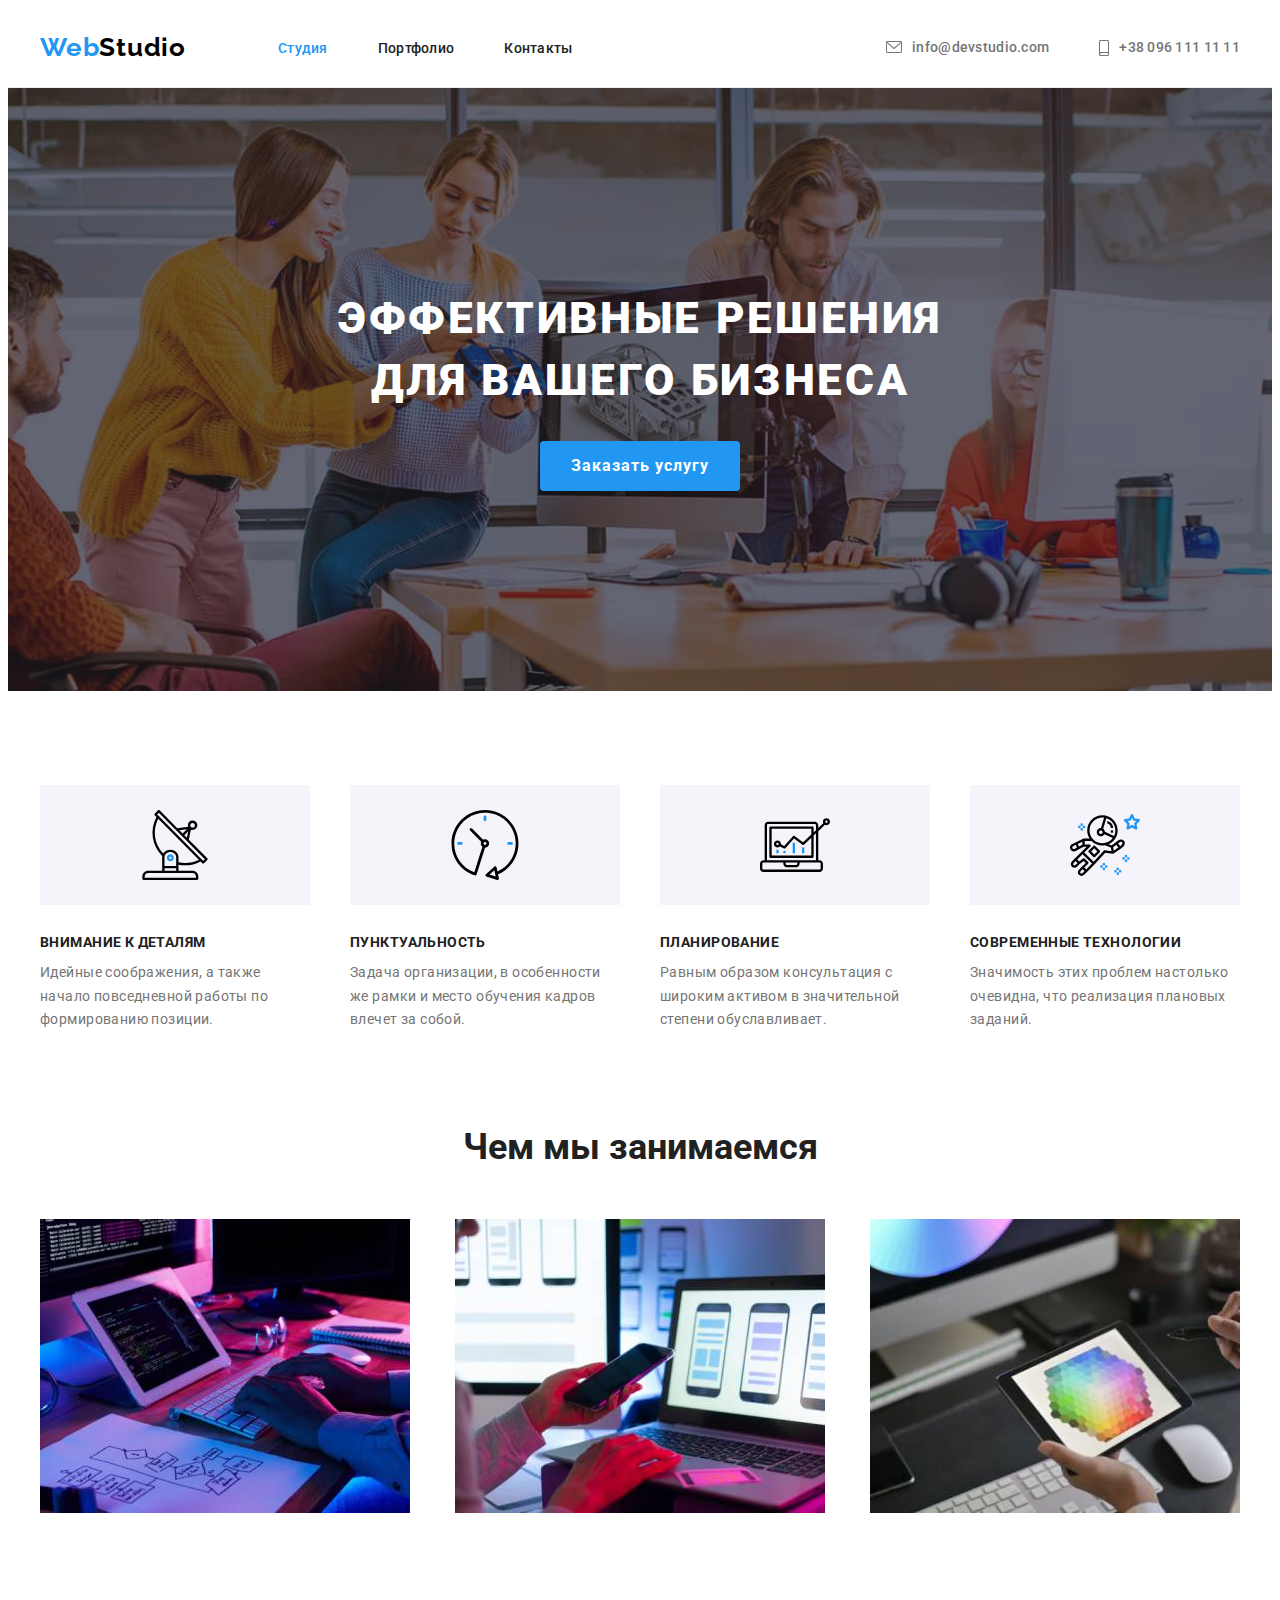
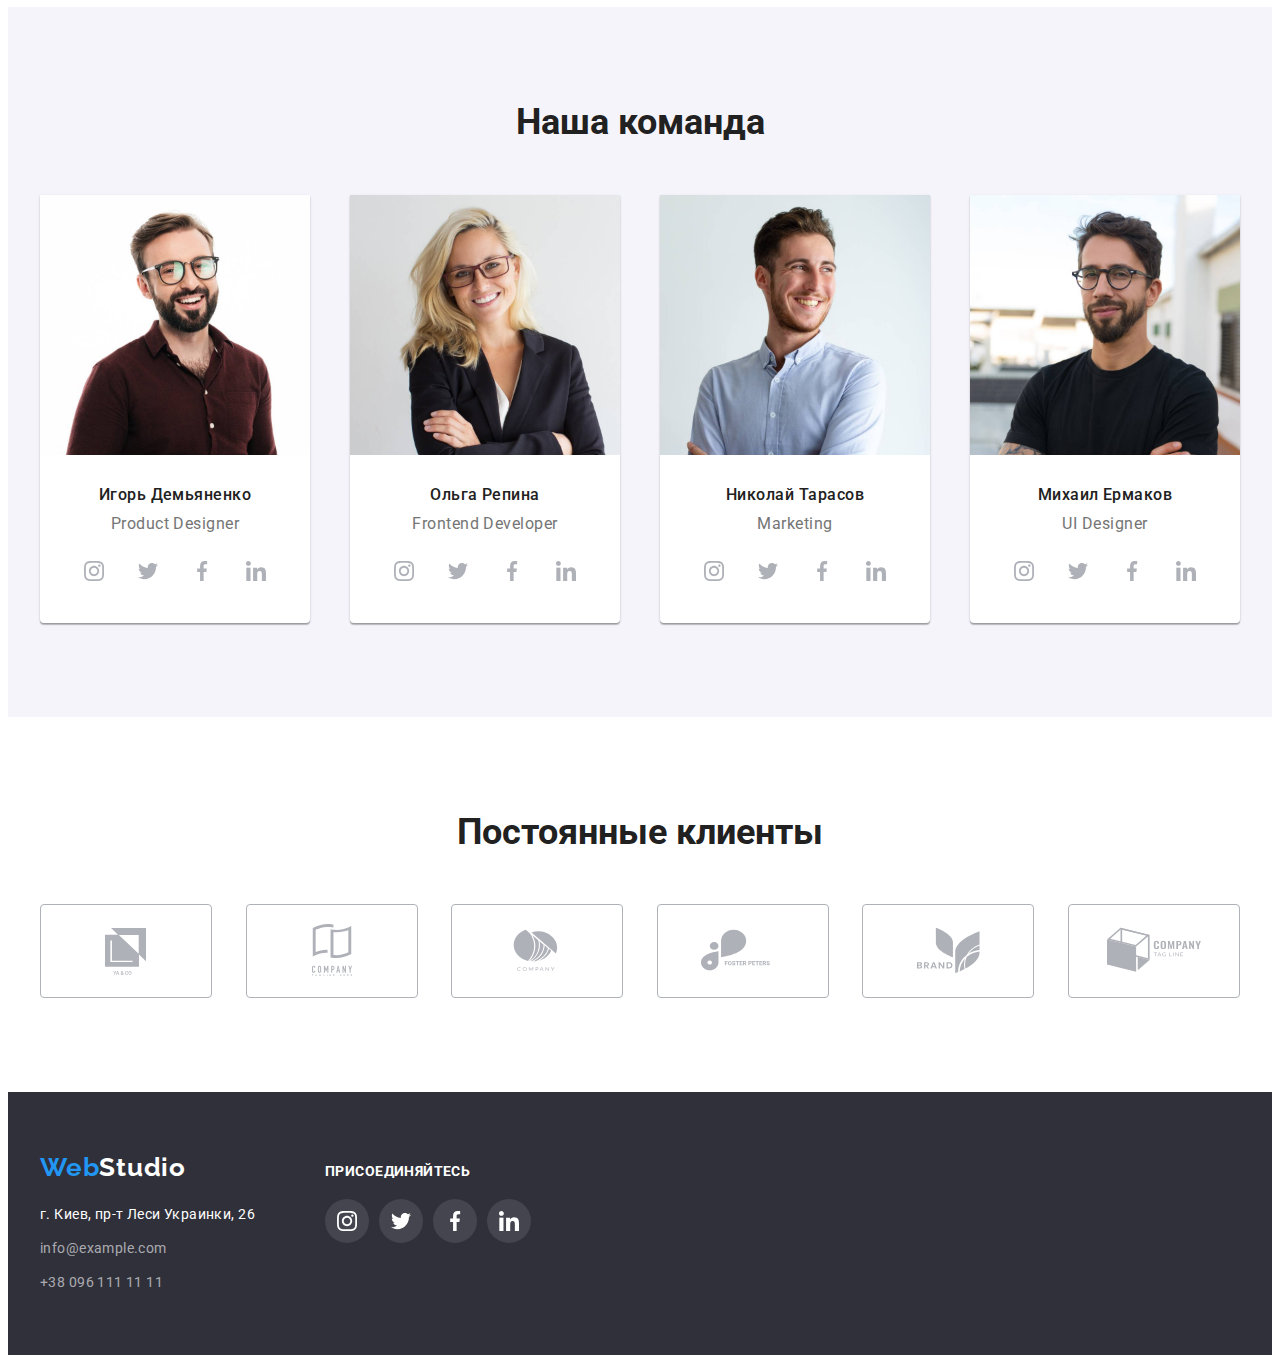
<file: index.html>
<!DOCTYPE html>
<html lang="ru">
  <head>
    <meta charset="UTF-8" />
    <meta http-equiv="X-UA-Compatible" content="IE=edge" />
    <meta name="viewport" content="width=device-width, initial-scale=1.0" />
    <title>HomeWork4</title>
    <link
      href="https://fonts.googleapis.com/css2?family=Raleway:wght@700&family=Roboto:wght@400;500;700;900&display=swap"
      rel="stylesheet"
    />
    <link
      rel="stylesheet"
      href="https://cdnjs.cloudflare.com/ajax/libs/modern-normalize/1.1.0/modern-normalize.min.css"
      integrity="sha512-wpPYUAdjBVSE4KJnH1VR1HeZfpl1ub8YT/NKx4PuQ5NmX2tKuGu6U/JRp5y+Y8XG2tV+wKQpNHVUX03MfMFn9Q=="
      crossorigin="anonymous"
      referrerpolicy="no-referrer"
    />
    <link rel="stylesheet" href="./css/style.css" />
  </head>
  <body>
    <!-- Шапка сайта -->
    <header class="main-header">
      <div class="container header-flex">
        <nav class="page-nav">
          <a href="./index.html" class="logo link"><span class="accent-logo">Web</span>Studio</a>
          <ul class="main-list list">
            <li class="main-list-item">
              <a href="./index.html" class="nav-link link current">Студия</a>
            </li>
            <li class="main-list-item">
              <a href="./portfolio.html" class="nav-link link">Портфолио</a>
            </li>
            <li class="main-list-item">
              <a href="#" class="nav-link link">Контакты</a>
            </li>
          </ul>
        </nav>
        <ul class="list flex-list">
          <li class="list-contact">
            <a href="mailto:info@devstudio.com" class="nav-link link contact" aria-label="envelope">
              <svg class="contact-image" width="16" height="12">
                <use href="./images/svg/icon.svg#envelope"></use>
              </svg>
              info@devstudio.com</a
            >
          </li>
          <li class="list-contact">
            <a href="tel:+380961111111" class="nav-link link contact" aria-label="smartphone">
              <svg class="contact-image" width="10" height="16">
                <use href="./images/svg/icon.svg#smartphone"></use>
              </svg>
              +38 096 111 11 11</a
            >
          </li>
        </ul>
      </div>
    </header>
    <!--  -->
    <main>
      <!-- Секция заказа услуг -->
      <section class="order">
        <div class="container">
          <h1 class="order-title">Эффективные решения для вашего бизнеса</h1>
          <button type="button" class="order-button">Заказать услугу</button>
        </div>
      </section>
      <!--  -->
      <!-- Секция преимущества -->
      <section class="section">
        <div class="container">
          <!-- будет скрыт Н2 -->
          <h2 class="section-title visually-hidden">Наши преимущества</h2>
          <ul class="section-list list">
            <li class="section-item">
              <div class="section-benefits">
                <svg width="70" height="70">
                  <use href="./images/svg/icon.svg#image-1"></use>
                </svg>
              </div>
              <h3 class="section-subtitle">Внимание к деталям</h3>
              <p class="section-paragraph">
                Идейные соображения, а также начало повседневной работы по формированию позиции.
              </p>
            </li>

            <li class="section-item">
              <div class="section-benefits">
                <svg width="70" height="70">
                  <use href="./images/svg/icon.svg#image-2"></use>
                </svg>
              </div>
              <h3 class="section-subtitle">Пунктуальность</h3>
              <p class="section-paragraph">
                Задача организации, в особенности же рамки и место обучения кадров влечет за собой.
              </p>
            </li>

            <li class="section-item">
              <div class="section-benefits">
                <svg width="70" height="70">
                  <use href="./images/svg/icon.svg#image-3"></use>
                </svg>
              </div>
              <h3 class="section-subtitle">Планирование</h3>
              <p class="section-paragraph">
                Равным образом консультация с широким активом в значительной степени обуславливает.
              </p>
            </li>

            <li class="section-item">
              <div class="section-benefits">
                <svg width="70" height="70">
                  <use href="./images/svg/icon.svg#image-4"></use>
                </svg>
              </div>
              <h3 class="section-subtitle">Современные технологии</h3>
              <p class="section-paragraph">
                Значимость этих проблем настолько очевидна, что реализация плановых заданий.
              </p>
            </li>
          </ul>
        </div>
      </section>
      <!--  -->
      <!-- Секция "Чем мы занимаемся" -->
      <section class="section our-works">
        <div class="container">
          <h2 class="section-title our-work-heading">Чем мы занимаемся</h2>
          <ul class="list work-list">
            <li>
              <img src="./images/about/about-1.jpg" alt="Ноутбук с кодом на мониторе" width="370" />
            </li>
            <li>
              <img src="./images/about/about-2.jpg" alt="Примеры адаптивной верстки" width="370" />
            </li>
            <li>
              <img
                src="./images/about/about-3.jpg"
                alt="Палитра цветов на экране планшета"
                width="370"
              />
            </li>
          </ul>
        </div>
      </section>
      <!--  -->
      <!-- Секция наша команда -->
      <section class="section team">
        <div class="container">
          <h2 class="section-title team-title">Наша команда</h2>
          <ul class="list team-list">
            <li class="team-list-item">
              <img src="./images/team/team-1.jpg" alt="Дизайнер Иван Демьненко" width="270" />
              <div class="team-text">
                <h3 class="item-title">Игорь Демьяненко</h3>
                <p lang="en" class="item-paragraph">Product Designer</p>
                <ul class="socials list">
                  <li class="list">
                    <a href="#" class="social-link" aria-label="instagram">
                      <svg class="socials-image" width="20" height="20">
                        <use href="./images/svg/icon.svg#instagram"></use>
                      </svg>
                    </a>
                  </li>
                  <li class="list">
                    <a href="#" class="social-link" aria-label="twitter">
                      <svg class="socials-image" width="20" height="20">
                        <use href="./images/svg/icon.svg#twitter"></use>
                      </svg>
                    </a>
                  </li>
                  <li class="list">
                    <a href="#" class="social-link" aria-label="facebook">
                      <svg class="socials-image" width="20" height="20">
                        <use href="./images/svg/icon.svg#facebook"></use>
                      </svg>
                    </a>
                  </li>
                  <li class="list">
                    <a href="#" class="social-link" aria-label="linkedin">
                      <svg class="socials-image" width="20" height="20">
                        <use href="./images/svg/icon.svg#linkedin"></use>
                      </svg>
                    </a>
                  </li>
                </ul>
              </div>
            </li>
            <li class="team-list-item">
              <img
                src="./images/team/team-2.jpg"
                alt="Frontend разработчик Ольга Репина"
                width="270"
              />
              <div class="team-text">
                <h3 class="item-title">Ольга Репина</h3>
                <p lang="en" class="item-paragraph">Frontend Developer</p>
                <ul class="socials list">
                  <li class="list">
                    <a href="#" class="social-link">
                      <svg class="socials-image" width="20" height="20">
                        <use href="./images/svg/icon.svg#instagram"></use>
                      </svg>
                    </a>
                  </li>
                  <li class="list">
                    <a href="#" class="social-link">
                      <svg class="socials-image" width="20" height="20">
                        <use href="./images/svg/icon.svg#twitter"></use>
                      </svg>
                    </a>
                  </li>
                  <li class="list">
                    <a href="#" class="social-link">
                      <svg class="socials-image" width="20" height="20">
                        <use href="./images/svg/icon.svg#facebook"></use>
                      </svg>
                    </a>
                  </li>
                  <li class="list">
                    <a href="#" class="social-link">
                      <svg class="socials-image" width="20" height="20">
                        <use href="./images/svg/icon.svg#linkedin"></use>
                      </svg>
                    </a>
                  </li>
                </ul>
              </div>
            </li>
            <li class="team-list-item">
              <img src="./images/team/team-3.jpg" alt="Маркетолог Николай Тарасов" width="270" />
              <div class="team-text">
                <h3 class="item-title">Николай Тарасов</h3>
                <p lang="en" class="item-paragraph">Marketing</p>
                <ul class="socials list">
                  <li class="list">
                    <a href="#" class="social-link">
                      <svg class="socials-image" width="20" height="20">
                        <use href="./images/svg/icon.svg#instagram"></use>
                      </svg>
                    </a>
                  </li>
                  <li class="list">
                    <a href="#" class="social-link">
                      <svg class="socials-image" width="20" height="20">
                        <use href="./images/svg/icon.svg#twitter"></use>
                      </svg>
                    </a>
                  </li>
                  <li class="list">
                    <a href="#" class="social-link">
                      <svg class="socials-image" width="20" height="20">
                        <use href="./images/svg/icon.svg#facebook"></use>
                      </svg>
                    </a>
                  </li>
                  <li class="list">
                    <a href="#" class="social-link">
                      <svg class="socials-image" width="20" height="20">
                        <use href="./images/svg/icon.svg#linkedin"></use>
                      </svg>
                    </a>
                  </li>
                </ul>
              </div>
            </li>
            <li class="team-list-item">
              <img src="./images/team/team-4.jpg" alt="UI Дизайнер Михаил Ермаков" width="270" />
              <div class="team-text">
                <h3 class="item-title">Михаил Ермаков</h3>
                <p lang="en" class="item-paragraph">UI Designer</p>
                <ul class="socials list">
                  <li class="list">
                    <a href="#" class="social-link">
                      <svg class="socials-image" width="20" height="20">
                        <use href="./images/svg/icon.svg#instagram"></use>
                      </svg>
                    </a>
                  </li>
                  <li class="list">
                    <a href="#" class="social-link">
                      <svg class="socials-image" width="20" height="20">
                        <use href="./images/svg/icon.svg#twitter"></use>
                      </svg>
                    </a>
                  </li>
                  <li class="list">
                    <a href="#" class="social-link">
                      <svg class="socials-image" width="20" height="20">
                        <use href="./images/svg/icon.svg#facebook"></use>
                      </svg>
                    </a>
                  </li>
                  <li class="list">
                    <a href="#" class="social-link">
                      <svg class="socials-image" width="20" height="20">
                        <use href="./images/svg/icon.svg#linkedin"></use>
                      </svg>
                    </a>
                  </li>
                </ul>
              </div>
            </li>
          </ul>
        </div>
      </section>
      <!-- Секция постоянные клиенты -->
      <div class="section">
        <div class="container">
          <h2 class="section-title clients-heading">Постоянные клиенты</h2>
          <ul class="list section-list">
            <li>
              <a href="#" class="clients-list">
                <svg class="clients-image" width="106" height="60">
                  <use href="./images/svg/icon.svg#client-1"></use>
                </svg>
              </a>
            </li>
            <li>
              <a href="#" class="clients-list">
                <svg class="clients-image" width="106" height="60">
                  <use href="./images/svg/icon.svg#client-2"></use>
                </svg>
              </a>
            </li>
            <li>
              <a href="#" class="clients-list">
                <svg class="clients-image" width="106" height="60">
                  <use href="./images/svg/icon.svg#client-3"></use>
                </svg>
              </a>
            </li>
            <li>
              <a href="#" class="clients-list">
                <svg class="clients-image" width="106" height="60">
                  <use href="./images/svg/icon.svg#client-4"></use>
                </svg>
              </a>
            </li>
            <li>
              <a href="#" class="clients-list">
                <svg class="clients-image" width="106" height="60">
                  <use href="./images/svg/icon.svg#client-5"></use>
                </svg>
              </a>
            </li>
            <li>
              <a href="#" class="clients-list">
                <svg class="clients-image" width="106" height="60">
                  <use href="./images/svg/icon.svg#client-6"></use>
                </svg>
              </a>
            </li>
          </ul>
        </div>
      </div>
      <!--  -->
    </main>
    <!-- Footer -->
    <footer class="page-footer">
      <div class="container footer-contacts">
        <div class="start-contact">
          <a href="./index.html" class="logo link logo-footer"
            ><span class="accent-logo">Web</span>Studio</a
          >
          <address class="footer-address">
            <ul class="list footer-list">
              <li class="footer-item">
                <a href="https://goo.gl/maps/N9EiAacSb85TZTzo8" class="location link"
                  >г. Киев, пр-т Леси Украинки, 26</a
                >
              </li>
              <li class="footer-item">
                <a class="footer-contact link" href="mailto:info@example.com">info@example.com</a>
              </li>
              <li class="footer-item">
                <a class="footer-contact link" href="tel:+380961111111">+38 096 111 11 11</a>
              </li>
            </ul>
          </address>
        </div>

        <div>
          <span class="join">Присоединяйтесь</span>
          <ul class="list footer-socials-list">
            <li class="list footer-item-socials">
              <a href="#" class="social-link social-footer-link">
                <svg class="socials-image footer-socials-image" width="20" height="20">
                  <use href="./images/svg/icon.svg#instagram"></use>
                </svg>
              </a>
            </li>
            <li class="list footer-item-socials">
              <a href="#" class="social-link social-footer-link">
                <svg class="socials-image footer-socials-image" width="20" height="20">
                  <use href="./images/svg/icon.svg#twitter"></use>
                </svg>
              </a>
            </li>
            <li class="list footer-item-socials">
              <a href="#" class="social-link social-footer-link">
                <svg class="socials-image footer-socials-image" width="20" height="20">
                  <use href="./images/svg/icon.svg#facebook"></use>
                </svg>
              </a>
            </li>
            <li class="list footer-item-socials">
              <a href="#" class="social-link social-footer-link">
                <svg class="socials-image footer-socials-image" width="20" height="20">
                  <use href="./images/svg/icon.svg#linkedin"></use>
                </svg>
              </a>
            </li>
          </ul>
        </div>
      </div>
    </footer>
    <!--  -->
  </body>
</html>
</file>
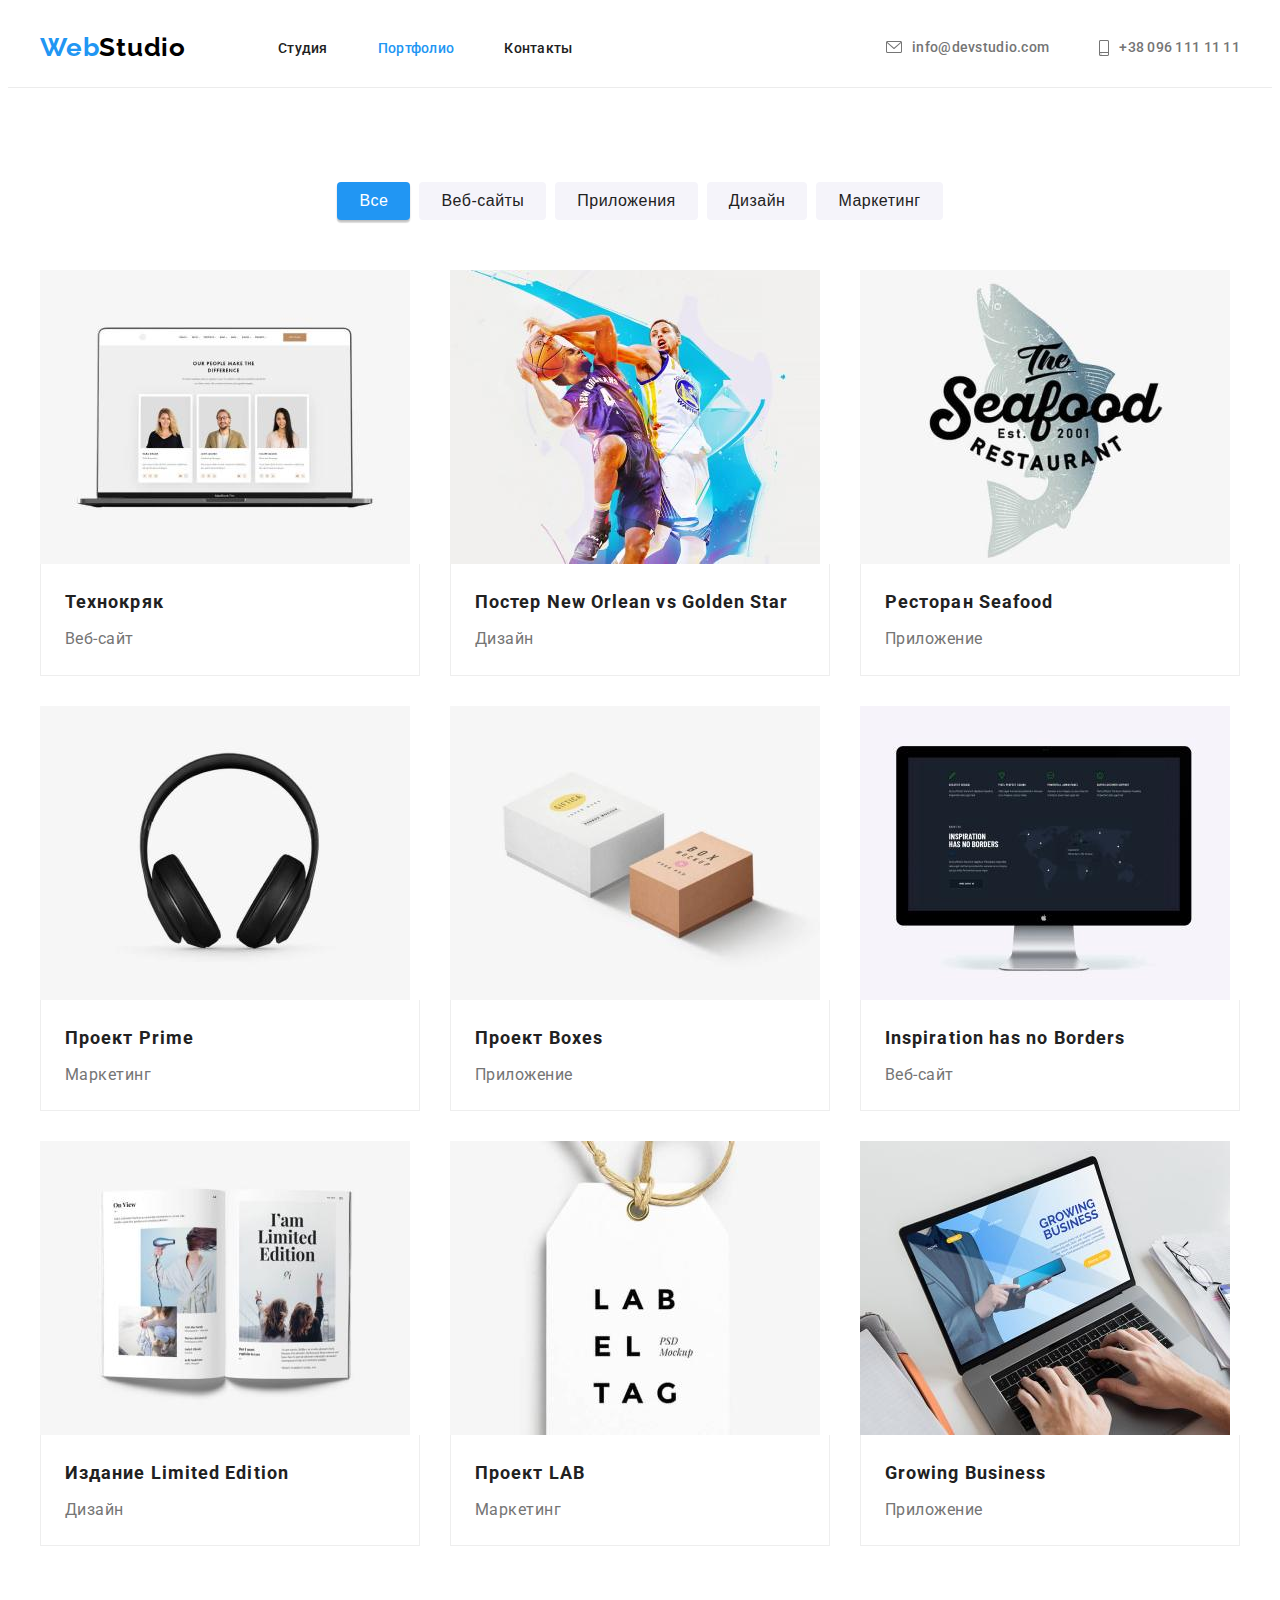
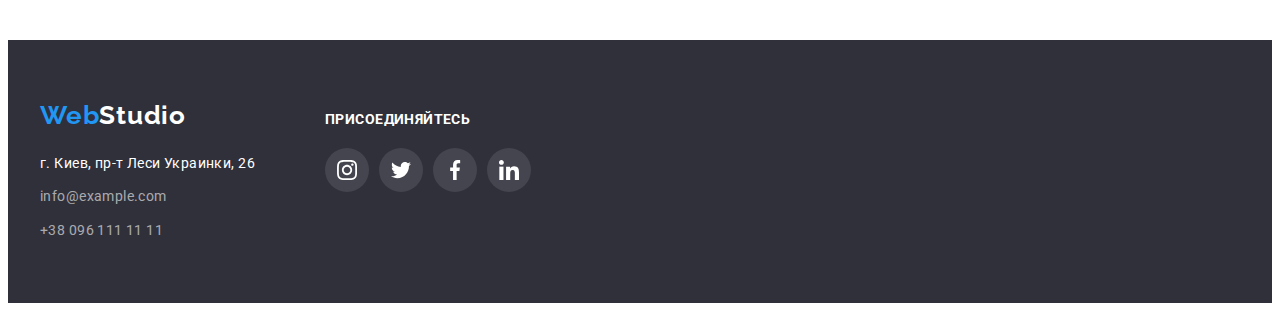
<file: portfolio.html>
<!DOCTYPE html>
<html lang="ru">
  <head>
    <meta charset="UTF-8" />
    <meta http-equiv="X-UA-Compatible" content="IE=edge" />
    <meta name="viewport" content="width=device-width, initial-scale=1.0" />
    <title>HomeWork4</title>
    <link
      href="https://fonts.googleapis.com/css2?family=Raleway:wght@700&family=Roboto:wght@400;500;700;900&display=swap"
      rel="stylesheet"
    />

    <link
      rel="stylesheet"
      href="https://cdnjs.cloudflare.com/ajax/libs/modern-normalize/1.1.0/modern-normalize.min.css"
      integrity="sha512-wpPYUAdjBVSE4KJnH1VR1HeZfpl1ub8YT/NKx4PuQ5NmX2tKuGu6U/JRp5y+Y8XG2tV+wKQpNHVUX03MfMFn9Q=="
      crossorigin="anonymous"
      referrerpolicy="no-referrer"
    />
    <link rel="stylesheet" href="./css/style.css" />
  </head>
  <body>
    <!-- Шапка сайта -->
    <header class="main-header">
      <div class="container header-flex">
        <nav class="page-nav">
          <a href="./index.html" class="logo link"><span class="accent-logo">Web</span>Studio</a>
          <ul class="main-list list">
            <li class="main-list-item">
              <a href="./index.html" class="nav-link link">Студия</a>
            </li>
            <li class="main-list-item">
              <a href="./portfolio.html" class="nav-link link current">Портфолио</a>
            </li>
            <li class="main-list-item">
              <a href="#" class="nav-link link">Контакты</a>
            </li>
          </ul>
        </nav>
        <ul class="list flex-list">
          <li class="list-contact">
            <a href="mailto:info@devstudio.com" class="nav-link link contact">
              <svg class="contact-image" width="16" height="12">
                <use href="./images/svg/icon.svg#envelope"></use>
              </svg>
              info@devstudio.com</a
            >
          </li>
          <li class="list-contact">
            <a href="tel:+380961111111" class="nav-link link contact">
              <svg class="contact-image" width="10" height="16">
                <use href="./images/svg/icon.svg#smartphone"></use>
              </svg>
              +38 096 111 11 11</a
            >
          </li>
        </ul>
      </div>
    </header>
    <!--  -->
    <main>
      <section class="section">
        <div class="container">
          <h1 class="visually-hidden">Заголовок</h1>
          <ul class="portfolio-filter">
            <li class="filter-item">
              <button class="button-filter active" type="button">Все</button>
            </li>
            <li class="filter-item">
              <button class="button-filter" type="button">Веб-сайты</button>
            </li>
            <li class="filter-item">
              <button class="button-filter" type="button">Приложения</button>
            </li>
            <li class="filter-item">
              <button class="button-filter" type="button">Дизайн</button>
            </li>
            <li class="filter-item">
              <button class="button-filter" type="button">Маркетинг</button>
            </li>
          </ul>
          <ul class="portfolio-list">
            <li class="portfolio-item">
              <a href="#" class="link portfolio-link">
                <img src="./images/portfolio/image-1.jpg" alt="пример сайта" width="370" />
                <div class="border-item">
                  <h2 class="portfolio-title">Технокряк</h2>
                  <p class="example-text">Веб-сайт</p>
                </div>
              </a>
            </li>
            <li class="portfolio-item">
              <a href="#" class="link portfolio-link">
                <img src="./images/portfolio/image-2.jpg" alt="рекламный постер" width="370" />
                <div class="border-item">
                  <h2 class="portfolio-title">
                    Постер <span lang="en">New Orlean vs Golden Star</span>
                  </h2>
                  <p class="example-text">Дизайн</p>
                </div>
              </a>
            </li>
            <li class="portfolio-item">
              <a href="#" class="link portfolio-link">
                <img src="./images/portfolio/image-3.jpg" alt="логотип ресторана" width="370" />
                <div class="border-item">
                  <h2 class="portfolio-title">Ресторан <span lang="en">Seafood</span></h2>
                  <p class="example-text">Приложение</p>
                </div>
              </a>
            </li>
            <li class="portfolio-item">
              <a href="#" class="link portfolio-link">
                <img src="./images/portfolio/image-4.jpg" alt="наушники" width="370" />
                <div class="border-item">
                  <h2 class="portfolio-title">Проект <span lang="en">Prime</span></h2>
                  <p class="example-text">Маркетинг</p>
                </div>
              </a>
            </li>
            <li class="portfolio-item">
              <a href="#" class="link portfolio-link">
                <img src="./images/portfolio/image-5.jpg" alt="две коробки" width="370" />
                <div class="border-item">
                  <h2 class="portfolio-title">Проект <span lang="en">Boxes</span></h2>
                  <p class="example-text">Приложение</p>
                </div>
              </a>
            </li>
            <li class="portfolio-item">
              <a href="#" class="link portfolio-link">
                <img
                  src="./images/portfolio/image-6.jpg"
                  alt="монитор компьтера с примером сайта"
                  width="370"
                />
                <div class="border-item">
                  <h2 class="portfolio-title">
                    <span lang="en">Inspiration has no Borders</span>
                  </h2>
                  <p class="example-text">Веб-сайт</p>
                </div>
              </a>
            </li>
            <li class="portfolio-item">
              <a href="#" class="link portfolio-link">
                <img src="./images/portfolio/image-7.jpg" alt="открытая книга" width="370" />
                <div class="border-item">
                  <h2 class="portfolio-title">Издание <span lang="en">Limited Edition</span></h2>
                  <p class="example-text">Дизайн</p>
                </div>
              </a>
            </li>
            <li class="portfolio-item">
              <a href="#" class="link portfolio-link">
                <img src="./images/portfolio/image-8.jpg" alt="металлическая бирка" width="370" />
                <div class="border-item">
                  <h2 class="portfolio-title">Проект <span lang="en">LAB</span></h2>
                  <p class="example-text">Маркетинг</p>
                </div>
              </a>
            </li>
            <li class="portfolio-item">
              <a href="#" class="link portfolio-link">
                <img src="./images/portfolio/image-9.jpg" alt="ноутбук" width="370" />
                <div class="border-item">
                  <h2 class="portfolio-title">
                    <span lang="en">Growing Business</span>
                  </h2>
                  <p class="example-text">Приложение</p>
                </div>
              </a>
            </li>
          </ul>
        </div>
      </section>
    </main>
    <!-- Footer -->
    <footer class="page-footer">
      <div class="container footer-contacts">
        <div class="start-contact">
          <a href="./index.html" class="logo link logo-footer"
            ><span class="accent-logo">Web</span>Studio</a
          >
          <address class="footer-address">
            <ul class="list footer-list">
              <li class="footer-item">
                <a href="https://goo.gl/maps/N9EiAacSb85TZTzo8" class="location link"
                  >г. Киев, пр-т Леси Украинки, 26</a
                >
              </li>
              <li class="footer-item">
                <a class="footer-contact link" href="mailto:info@example.com">info@example.com</a>
              </li>
              <li class="footer-item">
                <a class="footer-contact link" href="tel:+380961111111">+38 096 111 11 11</a>
              </li>
            </ul>
          </address>
        </div>

        <div>
          <span class="join">Присоединяйтесь</span>
          <ul class="list footer-socials-list">
            <li class="list footer-item-socials">
              <a href="#" class="social-link social-footer-link">
                <svg class="socials-image footer-socials-image" width="20" height="20">
                  <use href="./images/svg/icon.svg#instagram"></use>
                </svg>
              </a>
            </li>
            <li class="list footer-item-socials">
              <a href="#" class="social-link social-footer-link">
                <svg class="socials-image footer-socials-image" width="20" height="20">
                  <use href="./images/svg/icon.svg#twitter"></use>
                </svg>
              </a>
            </li>
            <li class="list footer-item-socials">
              <a href="#" class="social-link social-footer-link">
                <svg class="socials-image footer-socials-image" width="20" height="20">
                  <use href="./images/svg/icon.svg#facebook"></use>
                </svg>
              </a>
            </li>
            <li class="list footer-item-socials">
              <a href="#" class="social-link social-footer-link">
                <svg class="socials-image footer-socials-image" width="20" height="20">
                  <use href="./images/svg/icon.svg#linkedin"></use>
                </svg>
              </a>
            </li>
          </ul>
        </div>
      </div>
    </footer>
    <!--  -->
  </body>
</html>
</file>
<file: css/style.css>
:root {
    /* colors */
    --white-color: #fff;
    --adress-color: rgba(255, 255, 255, 0.6);
    --accent-color: #2196f3;
    --logo-color:#000000;
    --paragraph-color: #757575;
    --heading-color: #212121;
    --background-dark: #2F303A;
    --background-grey: #F5F4FA;
    --header-border: #ECECEC;
    --portfolio-item: #eeeeee;
    --benefits-background: #F5F4FA;
    --socials-color: #AFB1B8;

    /*  */

    /* letter-spacing */
    --ls-002: 0.02em;
    --ls-003: 0.03em;
    --ls-006: 0.06em;
    /*  */
}

body {
    font-family: 'Roboto', sans-serif;
    color: var(--heading-color);
}
h1, h2, h3, p, ul {
    margin: 0;
}
.container {
    width: 1200px;
    margin: 0 auto;
    padding: 0 15px;
}
img {
    display: block;
    max-width: 100%;
    height: auto;
}
/* main-header */
.main-header {
    border-bottom: 1px solid var(--header-border);
    padding: 24px 0;
}
.page-nav,
.main-list,
.flex-list {
    display: flex;
    padding: 0;
}
.header-flex {
    display: flex;
    justify-content: space-between;
    align-items: center;
}
.page-nav {
    align-items: center;
}
.main-list-item {
    margin-right: 50px;
}
.main-list-item:last-child {
    margin-right: 0;
}
.link{
    text-decoration: none;
}
.list {
    list-style: none;
    padding: 0;
}
.logo {
    font-family: 'Raleway';
    font-weight: 700;
    font-size: 26px;
    line-height: 1.2;
    letter-spacing: var(--ls-003);
    color: var(--logo-color);
    margin-right: 92px;
}
.accent-logo {
    color: var(--accent-color);
}
.nav-link {
    font-weight: 500;
    font-size: 14px;
    line-height: 1.1;
    letter-spacing: var(--ls-002);
    color: var(--heading-color);
}
.nav-link:hover,
.nav-link:focus{
    color: var(--accent-color);
}
.contact-image {
    fill: currentColor;
    margin-right: 10px;
}
.contact-image:hover,
.contact-image:focus {
    fill: var(--accent-color);
}
.current {
    color: var(--accent-color);
}
.list-contact {
    margin-right: 50px;
}
.list-contact:last-child {
    margin-right: 0;
}
.contact {
    color: var(--paragraph-color);
    display: flex;
    align-items: center;
}
/* ************************************ */
/* order section */
.order {
    background-image: linear-gradient(rgba(47, 48, 58, 0.4), rgba(47, 48, 58, 0.4)), url(../images/hero/Background-image.jpg);
    text-align: center;
    color: var(--white-color);
    margin-left: auto;
    margin-right: auto;
    background-repeat: no-repeat;
    background-position: center;
    background-size: cover;
    padding: 200px 0;
    max-width: 1600px;
}
.order-title {
    max-width: 696px;
    margin: 0 auto;
    font-weight: 900;
    font-size: 44px;
    line-height: 1.4;
    letter-spacing: var(--ls-006);
    text-transform: uppercase;
    margin-bottom: 30px;
}
.order-button {
    min-width: 200px;
    min-height: 50px;
    background: var(--accent-color);
    border: none;
    border-radius: 4px;
    cursor: pointer;
    font-family: 'Roboto';   
    font-weight: 700;
    font-size: 16px;
    line-height: 1.9;
    letter-spacing: var(--ls-006);
    color: var(--white-color);
    padding: 0;
}
.order-button:hover,
.order-button:focus {
    box-shadow: 0 0 4px var(--accent-color);
}

/* ********************************* */
/* benefits section */
.visually-hidden {
  position: absolute;
  width: 1px;
  height: 1px;
  margin: -1px;
  border: 0;
  padding: 0;
  white-space: nowrap;
  clip-path: inset(100%);
  clip: rect(0 0 0 0);
  overflow: hidden;
}
.section {
    padding: 94px 0;
}
.section-list,
.work-list,
.team-list {
    display: flex;
    justify-content: space-between;
}
.section-benefits {
    height: 120px;
    display: flex;
    justify-content: center;
    align-items: center;
    background-color: var(--benefits-background);
    margin-bottom: 30px;
}
.section-item {
    max-width: 270px;
}
.section-title {  
    font-weight: 700;
    font-size: 36px;
    line-height: 1.2;
    text-align: center;
}

.section-subtitle {
    font-weight: 700;
    font-size: 14px;
    line-height: 1.1;
    letter-spacing: var(--ls-003);
    text-transform: uppercase;
    margin-bottom: 10px;
}
.section-paragraph {
    line-height: 1.7;
    letter-spacing: var(--ls-003);
    color: var(--paragraph-color);
    font-size: 14px;
}
/* *********************************** */

/* our work */
.our-works {
    padding-top: 0;
}
.our-work-heading {
    margin-bottom: 50px;
}

/* *********************************** */
/* our team */
.team {
    background-color: var(--background-grey);
    max-width: 1600px;
}
.team-title {
    margin-bottom: 50px;
}

.team-list-item {
    box-shadow: 0px 1px 3px rgba(0, 0, 0, 0.12), 0px 1px 1px rgba(0, 0, 0, 0.14), 0px 2px 1px rgba(0, 0, 0, 0.2);
    border-radius: 0px 0px 4px 4px;
    background-color: var(--white-color);
}
.team-text {
    padding: 30px 32px;
}
.item-title,
.item-paragraph {
    font-weight: 500;
    font-size: 16px;
    line-height: 1.2;
    text-align: center;
    letter-spacing: var(--ls-003);
}
.item-paragraph {
    font-weight: 400;
    color: var(--paragraph-color);
    margin-top: 10px;
    margin-bottom: 16px;
}
.socials {
    display: flex;
    justify-content: space-between;
}
.social-link {
    display: flex;
    width: 44px;
    height: 44px;
    justify-content: center;
    align-items: center;
}
.social-link:hover,
.social-link:focus {
    background-color: var(--accent-color);
    border: 1px solid transparent;
    border-radius: 50%;
}
.socials-image {
    fill: var(--socials-color);
}
.social-link:hover .socials-image,
.social-link:focus .socials-image{
    fill: var(--white-color);
}
/* ********************************* */
/* Наши клиенты */
.clients-list {
    display: flex;
    align-items: center;
    justify-content: center;
    width: 170px;
    height: 92px;
    border: 1px solid var(--socials-color);
    border-radius: 4px;
}
.clients-list:hover,
.clients-list:focus {
    border: 1px solid var(--accent-color);
}
.clients-heading {
    margin-bottom: 50px;
}
.clients-image {
    fill: var(--socials-color);
}

.clients-list:hover .clients-image,
.clients-list:focus .clients-image {
    fill: var(--accent-color);
}
/* footer */
.page-footer {
    background-color: var(--background-dark);
    padding: 60px 0;
}

.logo-footer {
    color: var(--white-color);
    margin: 0;
}
.footer-address {
    margin-top: 20px;
}
.footer-list {
    flex-direction: column;
}
.footer-item:not(:last-child) {
    margin-bottom: 10px;
}

.footer-item-socials:not(:last-child) {
    margin-right: 10px;
}
.location,
.footer-contact {
    letter-spacing: var(--ls-003);
    color: var(--white-color);
    font-size: 14px;
    line-height: 1.7;
    font-style: normal;
}
.join {
    display: block;
    font-weight: 700;
    font-size: 14px;
    line-height: 1.1;
    letter-spacing: var(--ls-003);
    text-transform: uppercase;
    color: var(--white-color);
    margin-bottom: 20px;
}

.footer-contact {
    color: var(--adress-color);
}
.footer-contact:hover,
.footer-contact:focus {
    color: var(--accent-color);
}
.footer-contacts {
    display: flex;
    align-items: baseline;
}
.start-contact {
    margin-right: 70px;
}
.social-footer-link {
    border-radius: 50%;
    background-color: rgba(255, 255, 255, 0.1);
}
.footer-socials-list {
    display: flex;
}
.footer-socials-image {
    fill: var(--white-color);
}
.social-footer-link:hover,
.social-footer-link:focus {
    background-color: var(--accent-color);
}
/* ************************************ */


/* potrfolio */


.portfolio-list,
.portfolio-filter {
    list-style: none;
    padding: 0;
    display: flex;
}
.portfolio-filter {
    justify-content: center;
    margin-bottom: 50px;
}
.filter-item:not(:last-child) {
    margin-right: 9px;
}

.portfolio-list {
    flex-wrap: wrap;
    justify-content: space-between;
    margin-left: -30px;
    margin-bottom: -30px;
}

.portfolio-item {
    flex-basis: calc((100% - 90px) / 3);
    margin-left: 30px;
    margin-bottom: 30px;
}

.border-item {
    border: 1px solid var(--portfolio-item);
    border-top: none;
    padding: 20px 24px;
}
.button-filter {
    font-weight: 500;
    font-size: 16px;
    line-height: 1.6;
    letter-spacing: var(--ls-003);
    color: var(--heading-color);
    background-color: var(--background-grey);
    border: none;
    cursor: pointer;
    border-radius: 4px;
    min-height: 38px;
    padding: 6px 22px;
}
.button-filter:hover,
.button-filter:focus,
.active {
    background-color: var(--accent-color);
    color: var(--white-color);
    box-shadow: 
    0px 3px 1px rgba(0, 0, 0, 0.1),
    0px 1px 2px rgba(0, 0, 0, 0.08),
    0px 2px 2px rgba(0, 0, 0, 0.12);
}
.portfolio-link:hover,
.portfolio-link:focus {
    display: block;
    box-shadow: 0px 1px 1px rgba(0, 0, 0, 0.12), 
    0px 4px 4px rgba(0, 0, 0, 0.06), 
    1px 4px 6px rgba(0, 0, 0, 0.16);
}

.portfolio-title {
    font-weight: 700;
    font-size: 18px;
    line-height: 2;
    letter-spacing: var(--ls-006);
    color: var(--heading-color);
    margin-bottom: 4px;
}
.example-text {
    font-size: 16px;
    line-height: 1.9;
    letter-spacing: var(--ls-003);
    color: var(--paragraph-color);
}
</file>
